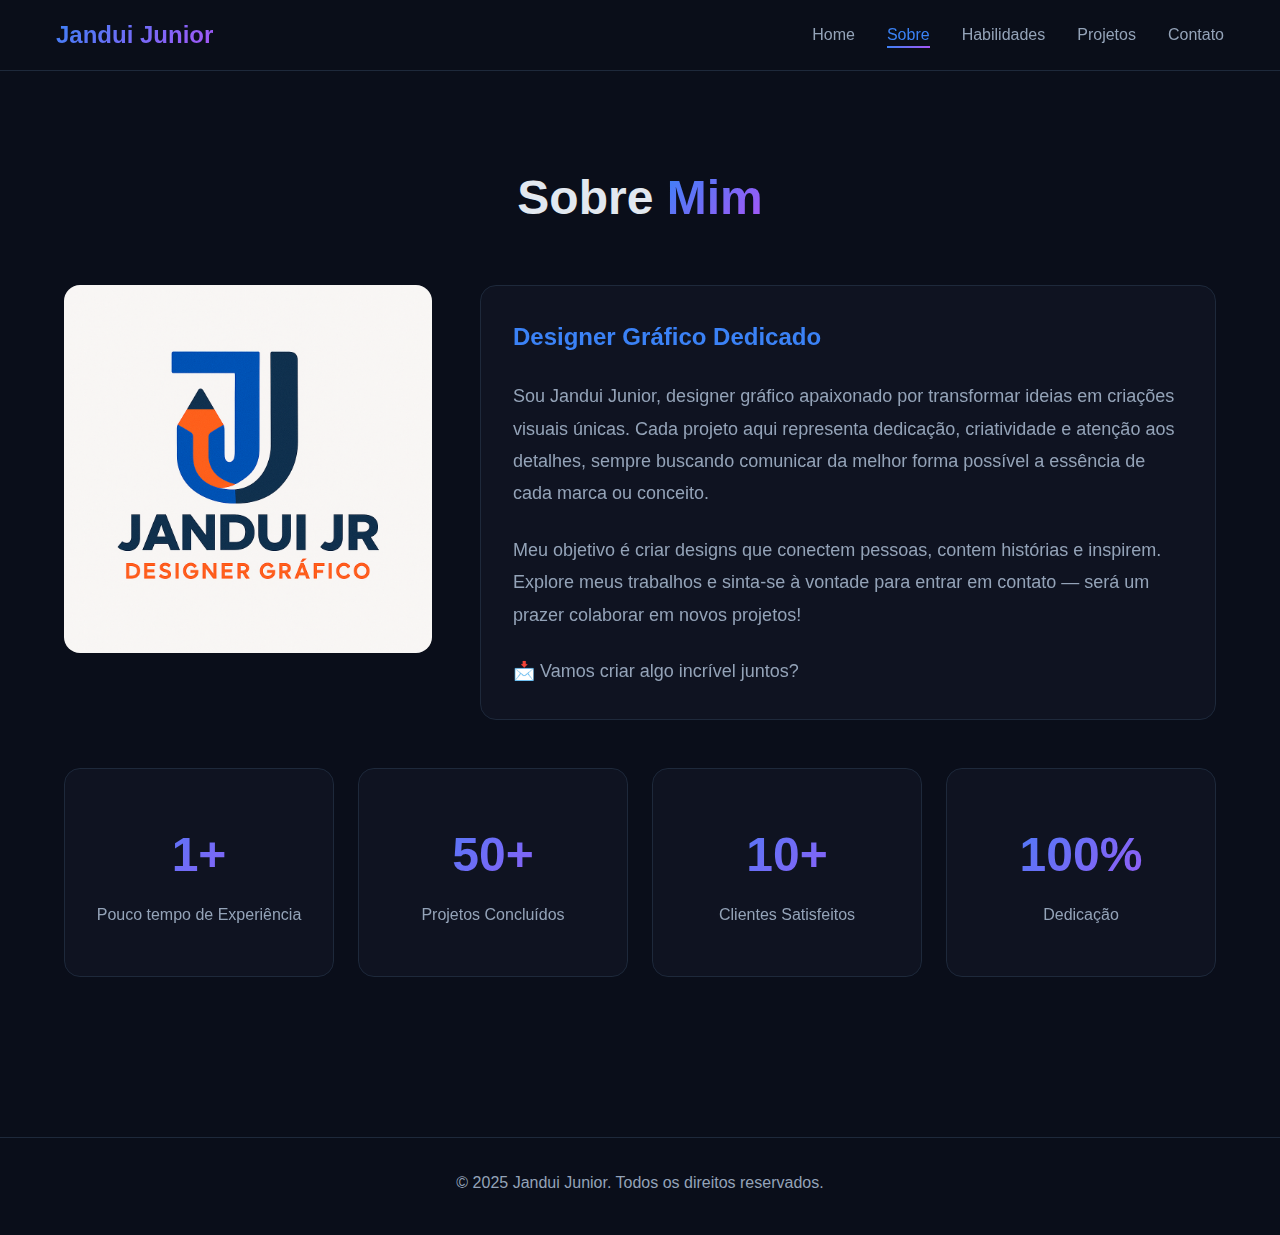
<file: about.html>
<!DOCTYPE html>
<html lang="pt-BR">
<head>
    <meta charset="UTF-8">
    <meta name="viewport" content="width=device-width, initial-scale=1.0">
    <meta name="description" content="Conheça mais sobre Jandui Junior - Designer Gráfico com mais de 1 anos de experiência.">
    <title>Sobre - Jandui Junior</title>
    <link rel="stylesheet" href="styles.css">
    <link rel="stylesheet" href="https://cdnjs.cloudflare.com/ajax/libs/font-awesome/6.5.1/css/all.min.css">
</head>
<body>
    <!-- Navigation -->
    <nav class="navbar">
        <div class="container">
            <a href="index.html" class="logo">Jandui Junior</a>
            <button class="menu-toggle" id="menuToggle">
                <i class="fas fa-bars"></i>
            </button>
            <ul class="nav-menu" id="navMenu">
                <li><a href="index.html" class="nav-link">Home</a></li>
                <li><a href="about.html" class="nav-link active">Sobre</a></li>
                <li><a href="skills.html" class="nav-link">Habilidades</a></li>
                <li><a href="projects.html" class="nav-link">Projetos</a></li>
                <li><a href="contact.html" class="nav-link">Contato</a></li>
            </ul>
        </div>
    </nav>

    <!-- About Section -->
    <main class="page-content">
        <div class="container">
            <h1 class="page-title">Sobre <span class="gradient-text">Mim</span></h1>
            
            <div class="about-grid">
                <div class="about-image">
                    <img src="imagens/logo.jpg" alt="Jandui Junior">
                </div>
                
                <div class="about-content">
                    <div class="glass-card">
                        <h2 class="about-subtitle">Designer Gráfico Dedicado</h2>
                        <p class="about-text">
                            Sou Jandui Junior, designer gráfico apaixonado por transformar ideias em criações visuais únicas. 
                            Cada projeto aqui representa dedicação, criatividade e atenção aos detalhes, sempre buscando comunicar 
                            da melhor forma possível a essência de cada marca ou conceito.

                            
                        </p>
                        <p class="about-text">
                            Meu objetivo é criar designs que conectem pessoas, contem histórias e inspirem. Explore meus trabalhos 
                            e sinta-se à vontade para entrar em contato — será um prazer colaborar em novos projetos!
                        </p>
                        <p class="about-text">
                            📩 Vamos criar algo incrível juntos?
                        </p>
                    </div>
                </div>
            </div>

            <div class="stats-grid">
                <div class="stat-card glass-card">
                    <div class="stat-number">1+</div>
                    <div class="stat-label">Pouco tempo de Experiência</div>
                </div>
                <div class="stat-card glass-card">
                    <div class="stat-number">50+</div>
                    <div class="stat-label">Projetos Concluídos</div>
                </div>
                <div class="stat-card glass-card">
                    <div class="stat-number">10+</div>
                    <div class="stat-label">Clientes Satisfeitos</div>
                </div>
                <div class="stat-card glass-card">
                    <div class="stat-number">100%</div>
                    <div class="stat-label">Dedicação</div>
                </div>
            </div>
        </div>
    </main>

    <!-- Footer -->
    <footer class="footer">
        <div class="container">
            <p class="footer-text">© 2025 Jandui Junior. Todos os direitos reservados.</p>
 
        </div>
    </footer>

    <script src="script.js"></script>
</body>
</html>
</file>
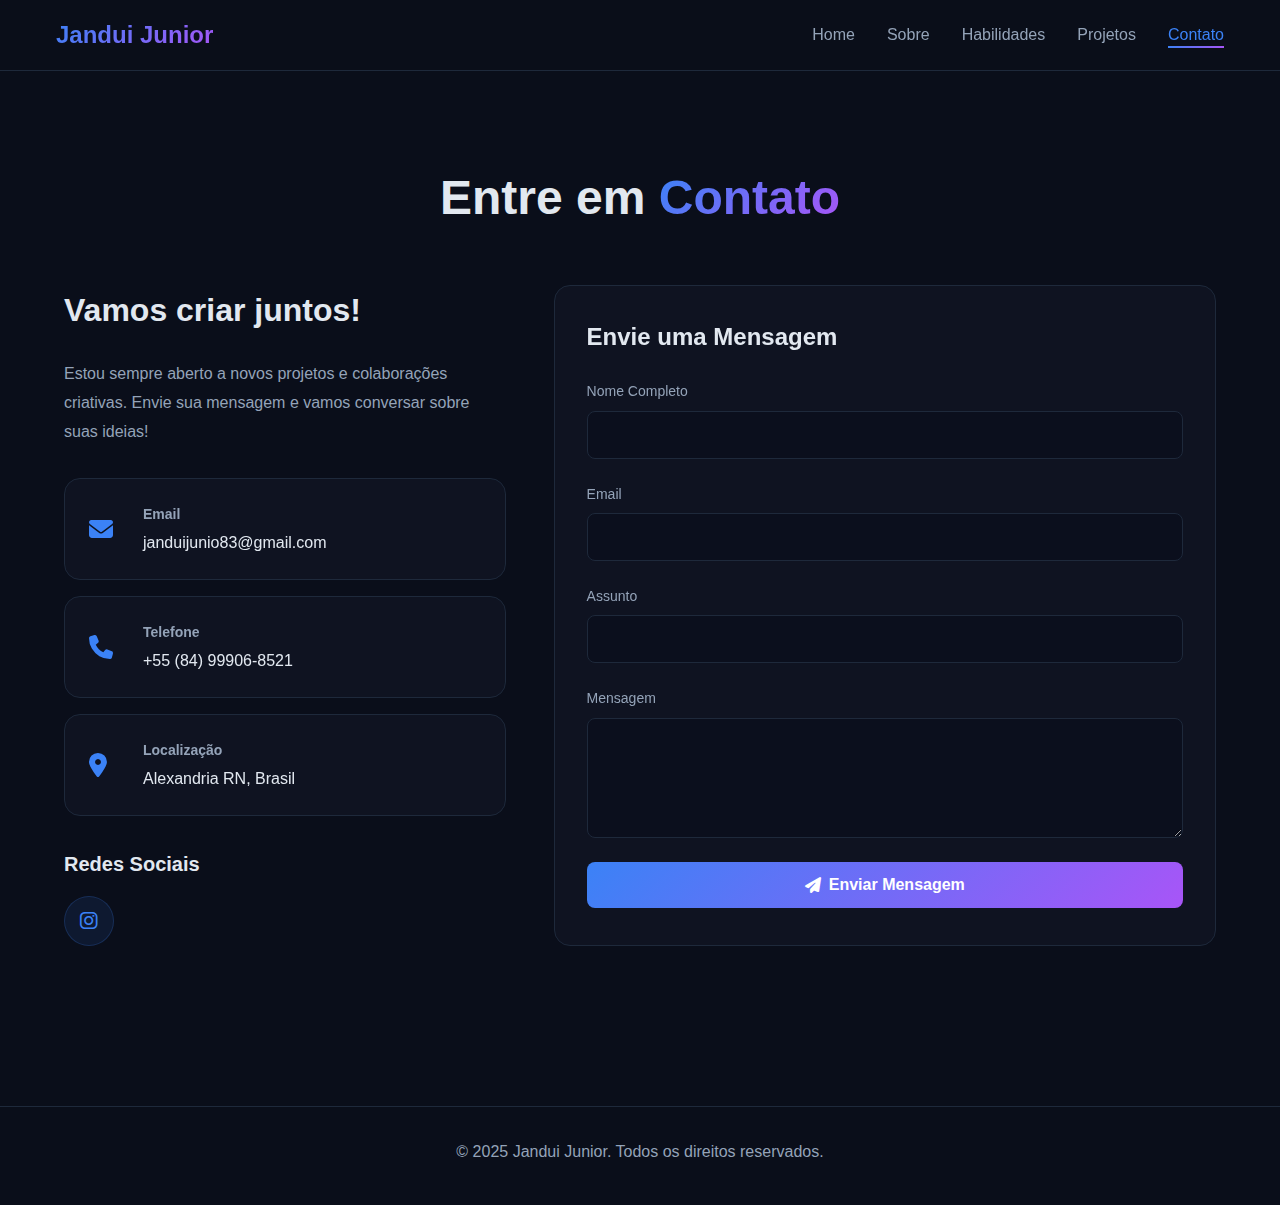
<file: contact.html>
<!DOCTYPE html>
<html lang="pt-BR">
<head>
  <meta charset="UTF-8">
  <meta name="viewport" content="width=device-width, initial-scale=1.0">
  <meta name="description" content="Entre em contato com Jandui Junior - Designer Gráfico.">
  <title>Contato - Jandui Junior</title>
  <link rel="stylesheet" href="styles.css">
  <link rel="stylesheet" href="https://cdnjs.cloudflare.com/ajax/libs/font-awesome/6.5.1/css/all.min.css">

  <style>
    /* Estilo da mensagem de sucesso */
    .success-overlay {
      display: none;
      position: fixed;
      inset: 0;
      background: rgba(0, 0, 0, 0.8);
      color: #fff;
      text-align: center;
      justify-content: center;
      align-items: center;
      z-index: 9999;
      flex-direction: column;
      font-family: Arial, sans-serif;
      padding: 20px;
    }
    .success-box {
      background: #1a1a1a;
      padding: 40px;
      border-radius: 12px;
      box-shadow: 0 0 20px rgba(0,0,0,0.5);
      max-width: 400px;
    }
    .success-box h2 {
      color: #4CAF50;
      margin-bottom: 10px;
    }
    .success-box p {
      color: #ddd;
      margin-bottom: 20px;
    }
    .success-box button {
      background: #4CAF50;
      color: white;
      border: none;
      padding: 10px 20px;
      font-size: 1rem;
      border-radius: 6px;
      cursor: pointer;
      transition: 0.3s;
    }
    .success-box button:hover {
      background: #43a047;
    }
  </style>
</head>
<body>
  <!-- Navbar -->
  <nav class="navbar">
    <div class="container">
      <a href="index.html" class="logo">Jandui Junior</a>
      <button class="menu-toggle" id="menuToggle">
        <i class="fas fa-bars"></i>
      </button>
      <ul class="nav-menu" id="navMenu">
        <li><a href="index.html" class="nav-link">Home</a></li>
        <li><a href="about.html" class="nav-link">Sobre</a></li>
        <li><a href="skills.html" class="nav-link">Habilidades</a></li>
        <li><a href="projects.html" class="nav-link">Projetos</a></li>
        <li><a href="contact.html" class="nav-link active">Contato</a></li>
      </ul>
    </div>
  </nav>

  <!-- Conteúdo principal -->
  <main class="page-content">
    <div class="container">
      <h1 class="page-title">Entre em <span class="gradient-text">Contato</span></h1>
      
      <div class="contact-grid">
        <!-- Informações -->
        <div class="contact-info">
          <h2 class="contact-heading">Vamos criar juntos!</h2>
          <p class="contact-text">
            Estou sempre aberto a novos projetos e colaborações criativas. 
            Envie sua mensagem e vamos conversar sobre suas ideias!
          </p>

          <div class="contact-cards">
            <div class="info-card glass-card">
              <i class="fas fa-envelope"></i>
              <div>
                <h3>Email</h3>
                <a href="mailto:janduijunio83@gmail.com">janduijunio83@gmail.com</a>
              </div>
            </div>

            <div class="info-card glass-card">
              <i class="fas fa-phone"></i>
              <div>
                <h3>Telefone</h3>
                <a href="tel:+5584999068521">+55 (84) 99906-8521</a>
              </div>
            </div>

            <div class="info-card glass-card">
              <i class="fas fa-map-marker-alt"></i>
              <div>
                <h3>Localização</h3>
                <p>Alexandria RN, Brasil</p>
              </div>
            </div>
          </div>

          <div class="social-links">
            <h3 class="social-title">Redes Sociais</h3>
            <div class="social-icons">
              <a href="https://www.instagram.com/janduijr_?igsh=NTIzYWViMXRoZTc1" target="_blank" class="social-icon">
                <i class="fab fa-instagram"></i>
              </a>
            </div>
          </div>
        </div>

        <!-- Formulário -->
        <div class="contact-form-wrapper glass-card">
          <h2 class="form-title">Envie uma Mensagem</h2>

          <form id="contactForm" class="contact-form">
            <div class="form-group">
              <label for="name">Nome Completo</label>
              <input type="text" id="name" name="name" required class="form-input">
            </div>

            <div class="form-group">
              <label for="email">Email</label>
              <input type="email" id="email" name="email" required class="form-input">
            </div>

            <div class="form-group">
              <label for="subject">Assunto</label>
              <input type="text" id="subject" name="subject" required class="form-input">
            </div>

            <div class="form-group">
              <label for="message">Mensagem</label>
              <textarea id="message" name="message" rows="5" required class="form-textarea"></textarea>
            </div>

            <button type="submit" class="btn btn-primary btn-full">
              <i class="fas fa-paper-plane"></i> Enviar Mensagem
            </button>
          </form>
        </div>
      </div>
    </div>
  </main>

  <!-- Mensagem de sucesso -->
  <div class="success-overlay" id="successOverlay">
    <div class="success-box">
      <h2>✅ Mensagem enviada!</h2>
      <p>Obrigado por entrar em contato, Jandui irá responder em breve.</p>
      <button onclick="closeSuccess()">Fechar</button>
    </div>
  </div>

  <!-- Rodapé -->
  <footer class="footer">
    <div class="container">
      <p class="footer-text">© 2025 Jandui Junior. Todos os direitos reservados.</p>
    </div>
  </footer>

  <!-- Script -->
  <script>
    const form = document.getElementById("contactForm");
    const successOverlay = document.getElementById("successOverlay");

    form.addEventListener("submit", async (e) => {
      e.preventDefault();

      const formData = new FormData(form);

      // Envio usando FormSubmit API
      await fetch("https://formsubmit.co/ajax/janduijunio83@gmail.com", {
        method: "POST",
        body: formData
      });

      // Exibe tela de sucesso
      successOverlay.style.display = "flex";

      // Limpa o formulário
      form.reset();
    });

    function closeSuccess() {
      successOverlay.style.display = "none";
    }
  </script>
</body>
</html>
</file>
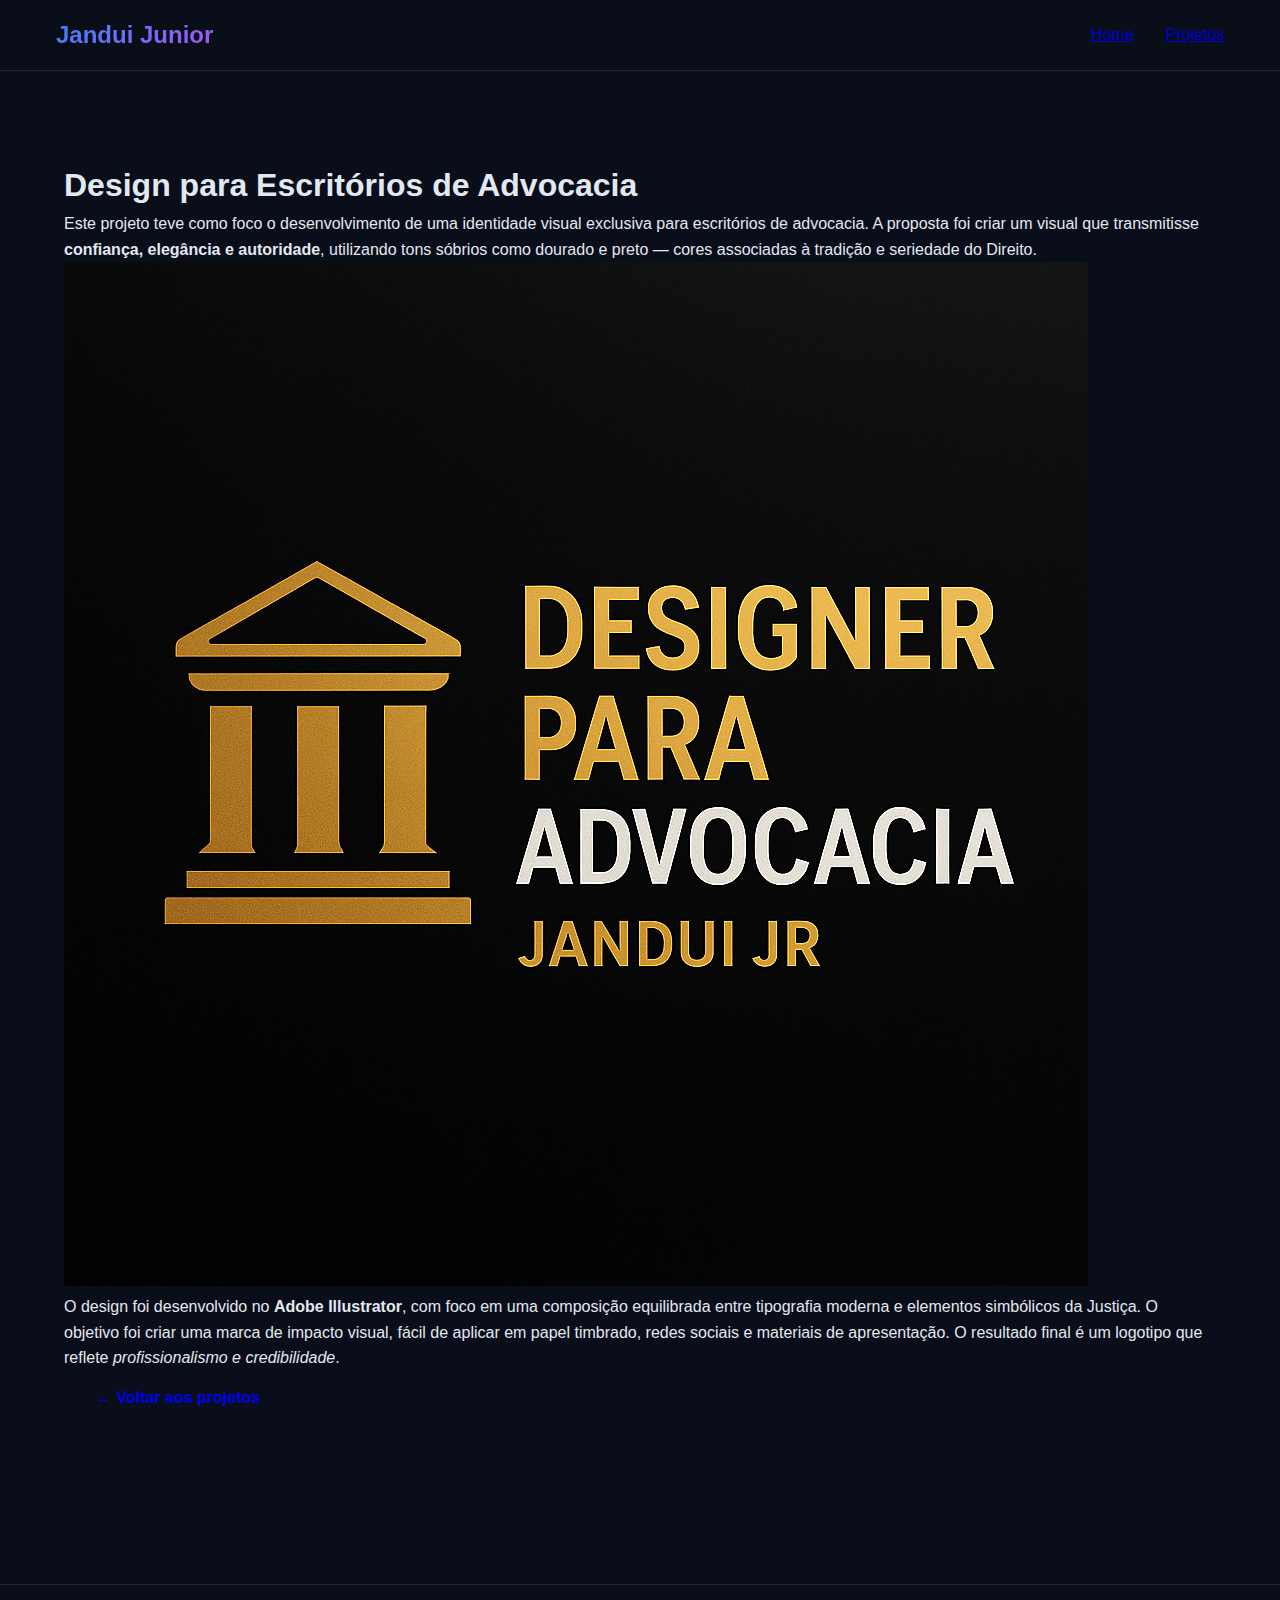
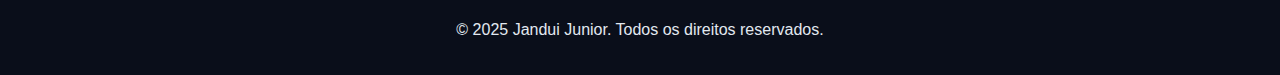
<file: projeto1.html>
<!-- projeto1.html -->
<!DOCTYPE html>
<html lang="pt-BR">
<head>
  <!-- Define a codificação e garante que o site se ajuste em telas de celulares -->
  <meta charset="UTF-8">
  <meta name="viewport" content="width=device-width, initial-scale=1.0">

  <!-- Título da página que aparece na aba do navegador -->
  <title>Design para Advocacia - Jandui Junior</title>

  <!-- Importa o arquivo CSS externo onde está o estilo da página -->
  <link rel="stylesheet" href="styles.css">
</head>
<body>
  <!-- ======== BARRA DE NAVEGAÇÃO SUPERIOR ======== -->
  <nav class="navbar">
    <div class="container">
      <!-- Logo com link que volta para a página inicial -->
      <a href="index.html" class="logo">Jandui Junior</a>

      <!-- Menu de navegação -->
      <ul class="nav-menu">
        <li><a href="index.html">Home</a></li>
        <li><a href="projects.html" class="active">Projetos</a></li>
      </ul>
    </div>
  </nav>

  <!-- ======== CONTEÚDO PRINCIPAL ======== -->
  <main class="page-content">
    <div class="container">
      <h1>Design para Escritórios de Advocacia</h1>

      <!-- Texto explicando o objetivo do projeto -->
      <p>
        Este projeto teve como foco o desenvolvimento de uma identidade visual exclusiva
        para escritórios de advocacia.  
        A proposta foi criar um visual que transmitisse <strong>confiança, elegância e autoridade</strong>,
        utilizando tons sóbrios como dourado e preto — cores associadas à tradição e seriedade do Direito.
      </p>

      <!-- ======== IMAGEM DO PROJETO ======== -->
      <div class="law-design">
        <!-- Aqui está a imagem do design para advocacia -->
        <img src="imagens/adv1.jpg" alt="Design para Advocacia" class="project-detail-image">
      </div>

      <!-- Texto explicando como o design foi criado -->
      <p>
        O design foi desenvolvido no <strong>Adobe Illustrator</strong>, com foco em uma composição equilibrada
        entre tipografia moderna e elementos simbólicos da Justiça.  
        O objetivo foi criar uma marca de impacto visual, fácil de aplicar em papel timbrado, redes sociais
        e materiais de apresentação.  
        O resultado final é um logotipo que reflete <em>profissionalismo e credibilidade</em>.
      </p>

      <!-- Botão para voltar à lista de projetos -->
      <a href="projects.html" class="btn">← Voltar aos projetos</a>
    </div>
  </main>

  <!-- ======== RODAPÉ ======== -->
  <footer class="footer">
    <div class="container">
      <p>© 2025 Jandui Junior. Todos os direitos reservados.</p>
    </div>
  </footer>
</body>
</html>
</file>
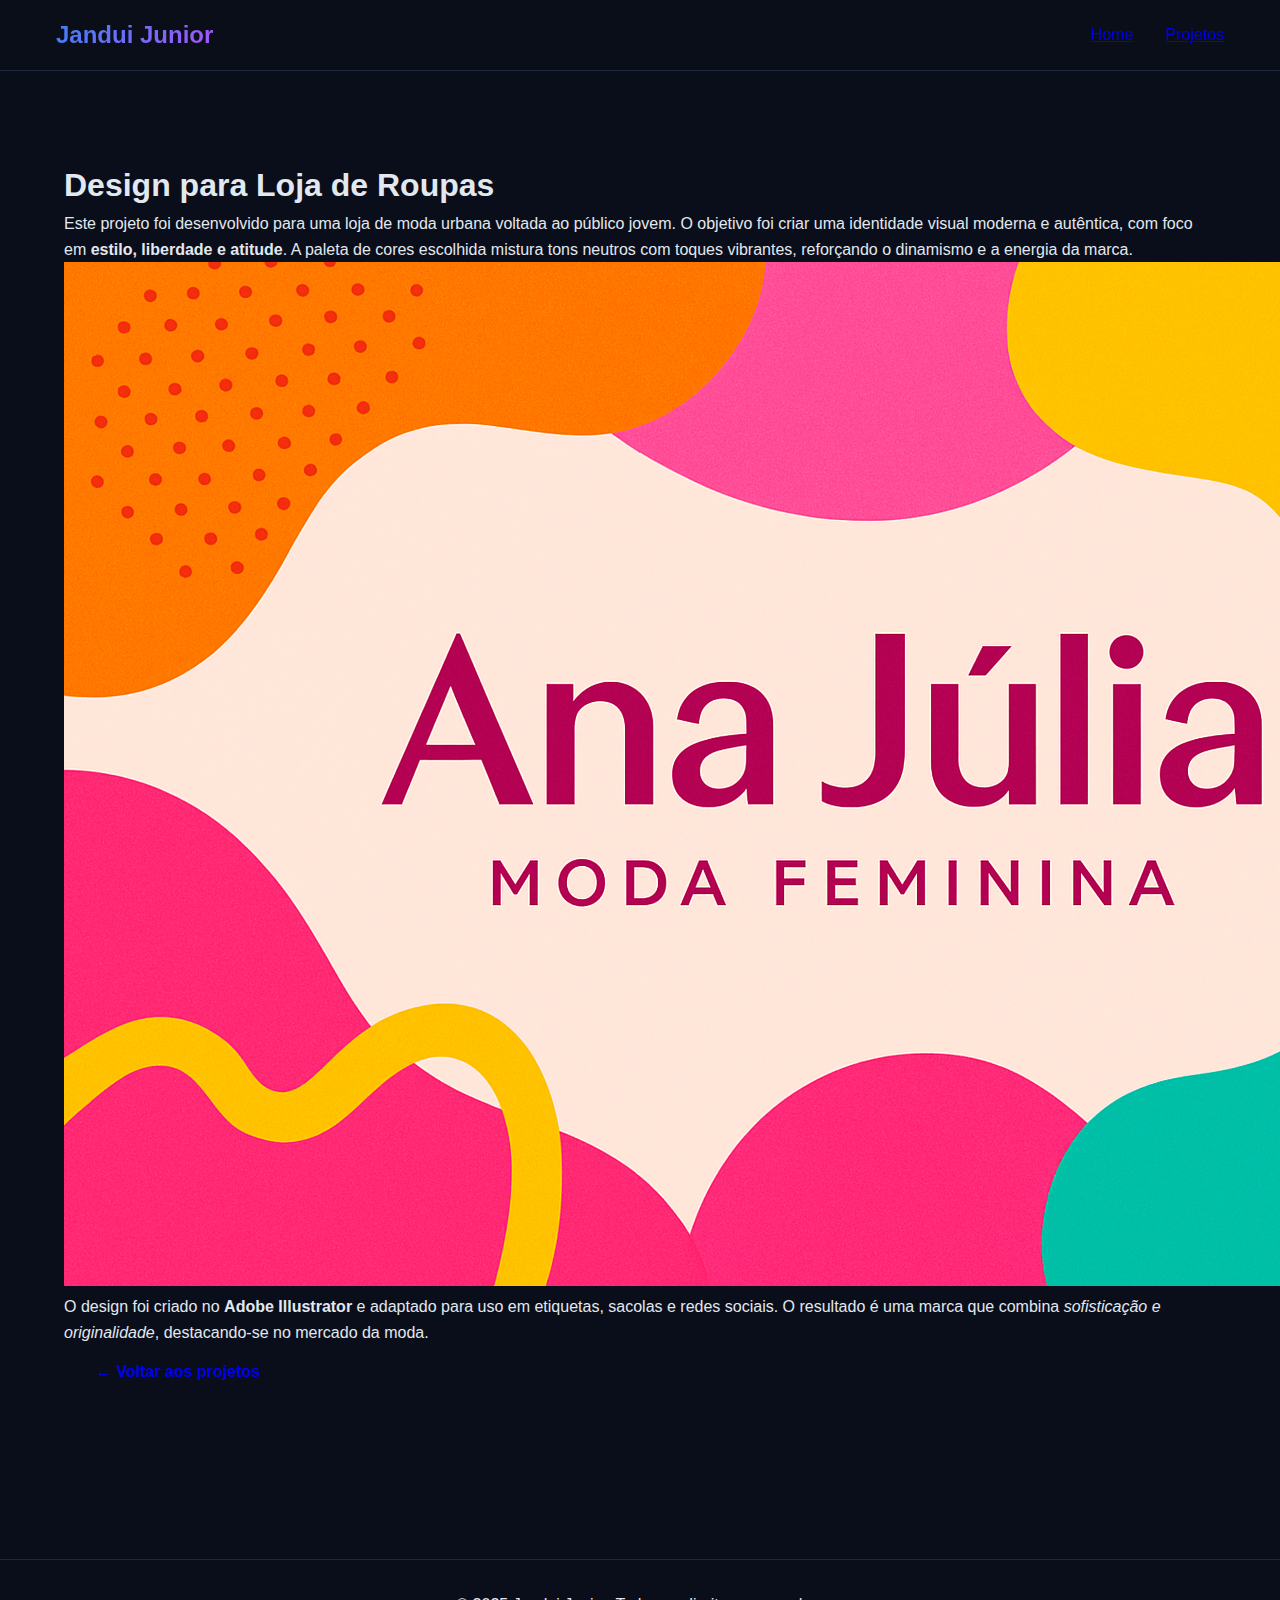
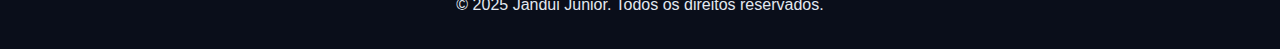
<file: projeto2.html>
<!DOCTYPE html>
<html lang="pt-BR">
<head>
  <meta charset="UTF-8">
  <meta name="viewport" content="width=device-width, initial-scale=1.0">
  <title>Design para Loja de Roupas - Jandui Junior</title>
  <link rel="stylesheet" href="styles.css">
</head>
<body>
  <nav class="navbar">
    <div class="container">
      <a href="index.html" class="logo">Jandui Junior</a>
      <ul class="nav-menu">
        <li><a href="index.html">Home</a></li>
        <li><a href="projects.html" class="active">Projetos</a></li>
      </ul>
    </div>
  </nav>

  <main class="page-content">
    <div class="container">
      <h1>Design para Loja de Roupas</h1>

      <p>
        Este projeto foi desenvolvido para uma loja de moda urbana voltada ao público jovem.
        O objetivo foi criar uma identidade visual moderna e autêntica, com foco em <strong>estilo, liberdade e atitude</strong>.  
        A paleta de cores escolhida mistura tons neutros com toques vibrantes, reforçando o dinamismo e a energia da marca.
      </p>

      <div class="law-design">
        <img src="imagens/loja.jpg" alt="Design Loja de Roupas" class="project-detail-image">
      </div>

      <p>
        O design foi criado no <strong>Adobe Illustrator</strong> e adaptado para uso em etiquetas, sacolas e redes sociais.  
        O resultado é uma marca que combina <em>sofisticação e originalidade</em>, destacando-se no mercado da moda.
      </p>

      <a href="projects.html" class="btn">← Voltar aos projetos</a>
    </div>
  </main>

  <footer class="footer">
    <div class="container">
      <p>© 2025 Jandui Junior. Todos os direitos reservados.</p>
    </div>
  </footer>
</body>
</html>
</file>
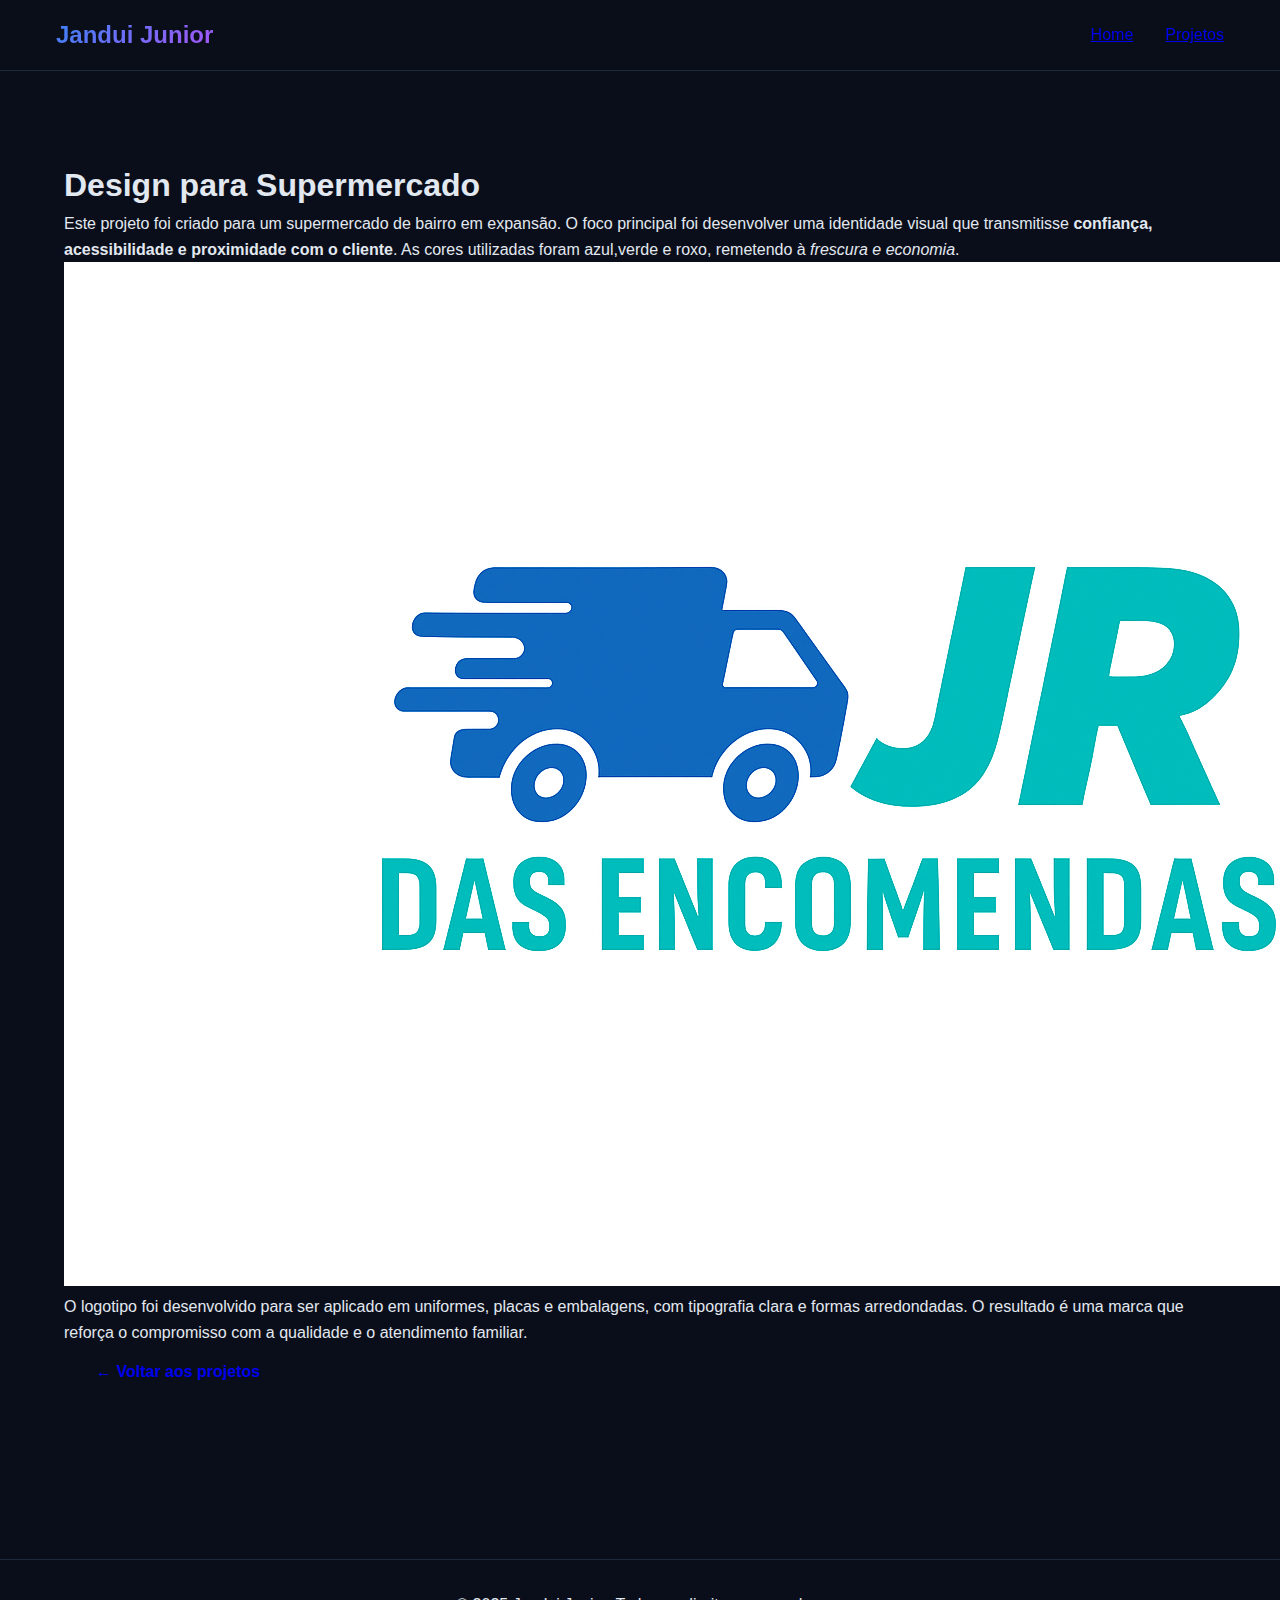
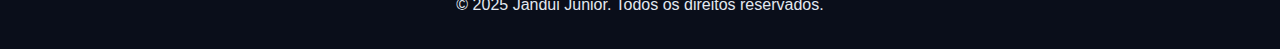
<file: projeto3.html>
<!DOCTYPE html>
<html lang="pt-BR">
<head>
  <meta charset="UTF-8">
  <meta name="viewport" content="width=device-width, initial-scale=1.0">
  <title>Design para Mercado - Jandui Junior</title>
  <link rel="stylesheet" href="styles.css">
</head>
<body>
  <nav class="navbar">
    <div class="container">
      <a href="index.html" class="logo">Jandui Junior</a>
      <ul class="nav-menu">
        <li><a href="index.html">Home</a></li>
        <li><a href="projects.html" class="active">Projetos</a></li>
      </ul>
    </div>
  </nav>

  <main class="page-content">
    <div class="container">
      <h1>Design para Supermercado</h1>

      <p>
        Este projeto foi criado para um supermercado de bairro em expansão.  
        O foco principal foi desenvolver uma identidade visual que transmitisse <strong>confiança, acessibilidade e proximidade com o cliente</strong>.  
        As cores utilizadas foram azul,verde e roxo, remetendo à <em>frescura e economia</em>.
      </p>

      <div class="law-design">
        <img src="imagens/mercado.jpg" alt="Design para Mercado" class="project-detail-image">
      </div>

      <p>
        O logotipo foi desenvolvido para ser aplicado em uniformes, placas e embalagens, com tipografia clara e formas arredondadas.  
        O resultado é uma marca que reforça o compromisso com a qualidade e o atendimento familiar.
      </p>

      <a href="projects.html" class="btn">← Voltar aos projetos</a>
    </div>
  </main>

  <footer class="footer">
    <div class="container">
      <p>© 2025 Jandui Junior. Todos os direitos reservados.</p>
    </div>
  </footer>
</body>
</html>
</file>
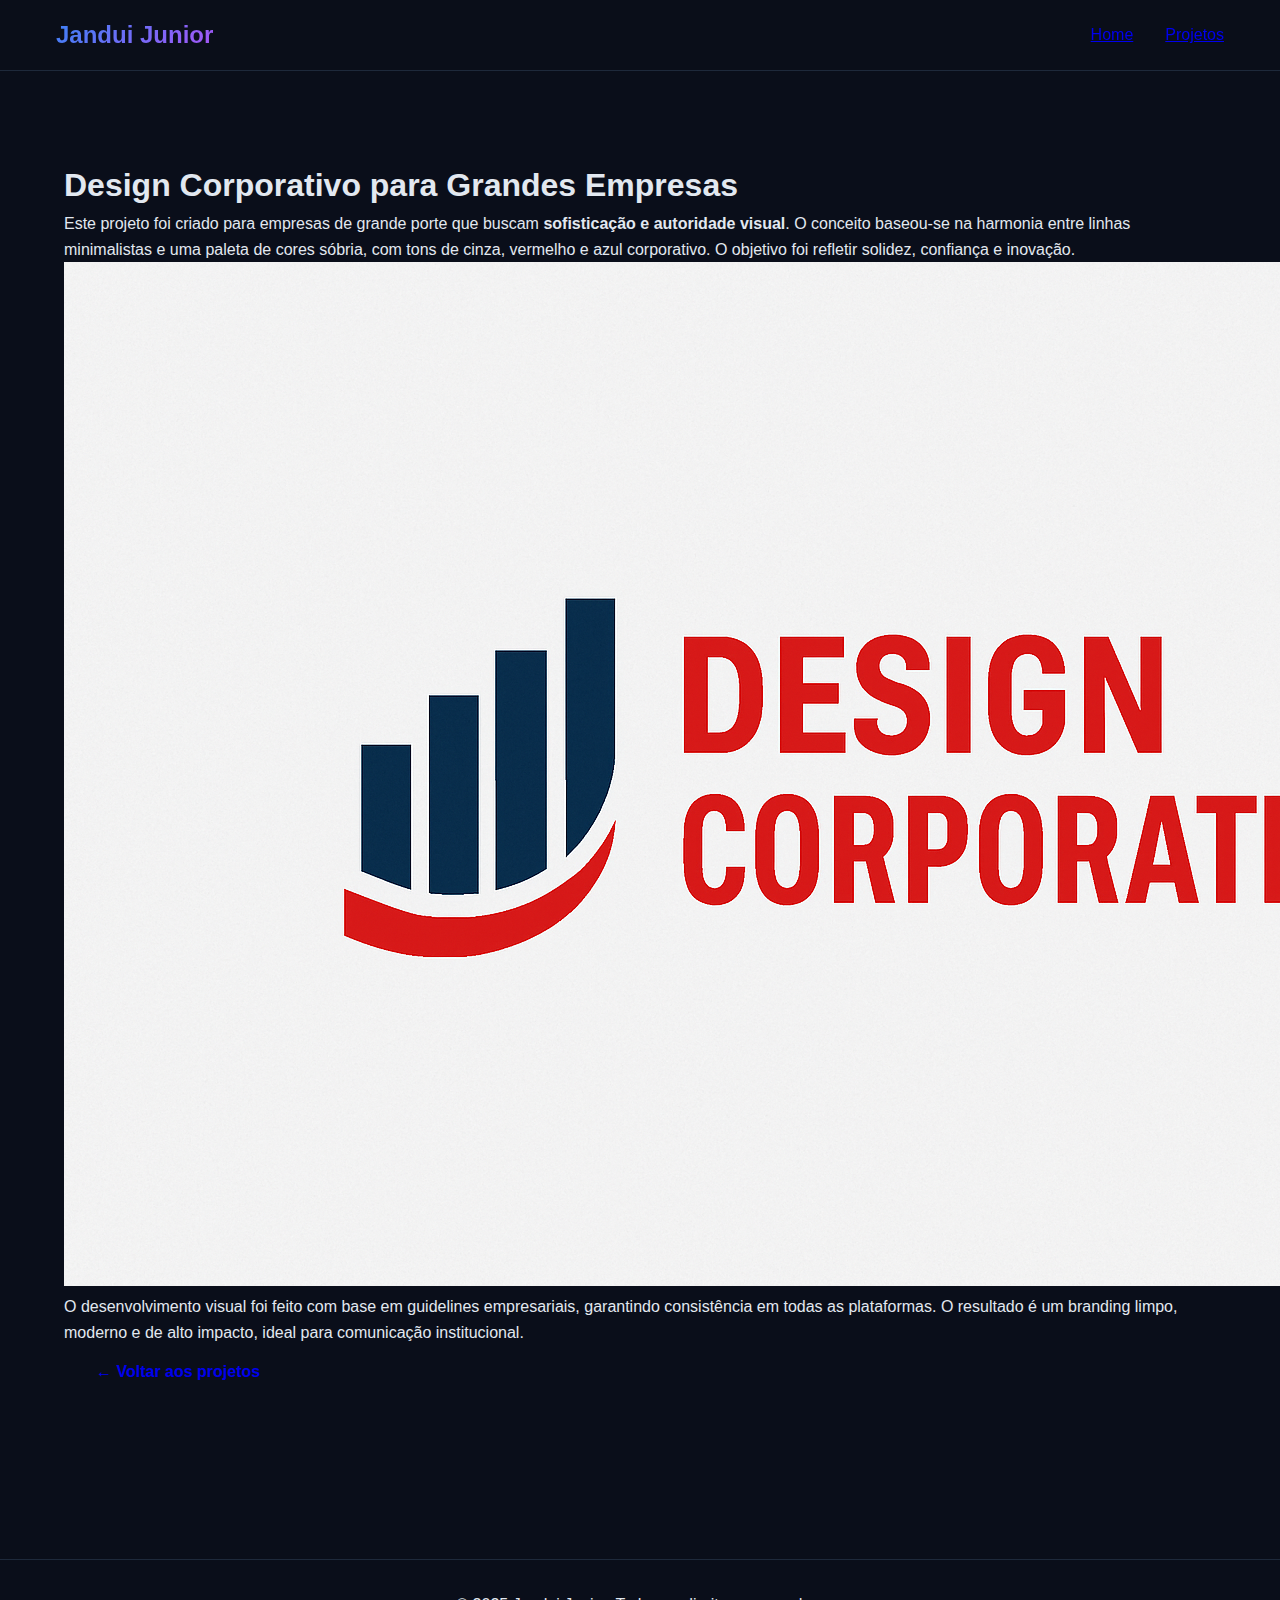
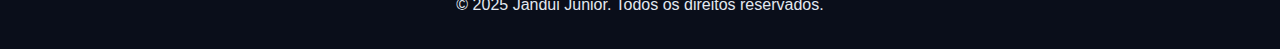
<file: projeto4.html>
<!DOCTYPE html>
<html lang="pt-BR">
<head>
  <meta charset="UTF-8">
  <meta name="viewport" content="width=device-width, initial-scale=1.0">
  <title>Design Corporativo - Jandui Junior</title>
  <link rel="stylesheet" href="styles.css">
</head>
<body>
  <nav class="navbar">
    <div class="container">
      <a href="index.html" class="logo">Jandui Junior</a>
      <ul class="nav-menu">
        <li><a href="index.html">Home</a></li>
        <li><a href="projects.html" class="active">Projetos</a></li>
      </ul>
    </div>
  </nav>

  <main class="page-content">
    <div class="container">
      <h1>Design Corporativo para Grandes Empresas</h1>

      <p>
        Este projeto foi criado para empresas de grande porte que buscam <strong>sofisticação e autoridade visual</strong>.  
        O conceito baseou-se na harmonia entre linhas minimalistas e uma paleta de cores sóbria, com tons de cinza, vermelho e azul corporativo.  
        O objetivo foi refletir solidez, confiança e inovação.
      </p>

      <div class="law-design">
        <img src="imagens/grandes.jpg" alt="Design Corporativo" class="project-detail-image">
      </div>

      <p>
        O desenvolvimento visual foi feito com base em guidelines empresariais, garantindo consistência em todas as plataformas.  
        O resultado é um branding limpo, moderno e de alto impacto, ideal para comunicação institucional.
      </p>

      <a href="projects.html" class="btn">← Voltar aos projetos</a>
    </div>
  </main>

  <footer class="footer">
    <div class="container">
      <p>© 2025 Jandui Junior. Todos os direitos reservados.</p>
    </div>
  </footer>
</body>
</html>
</file>
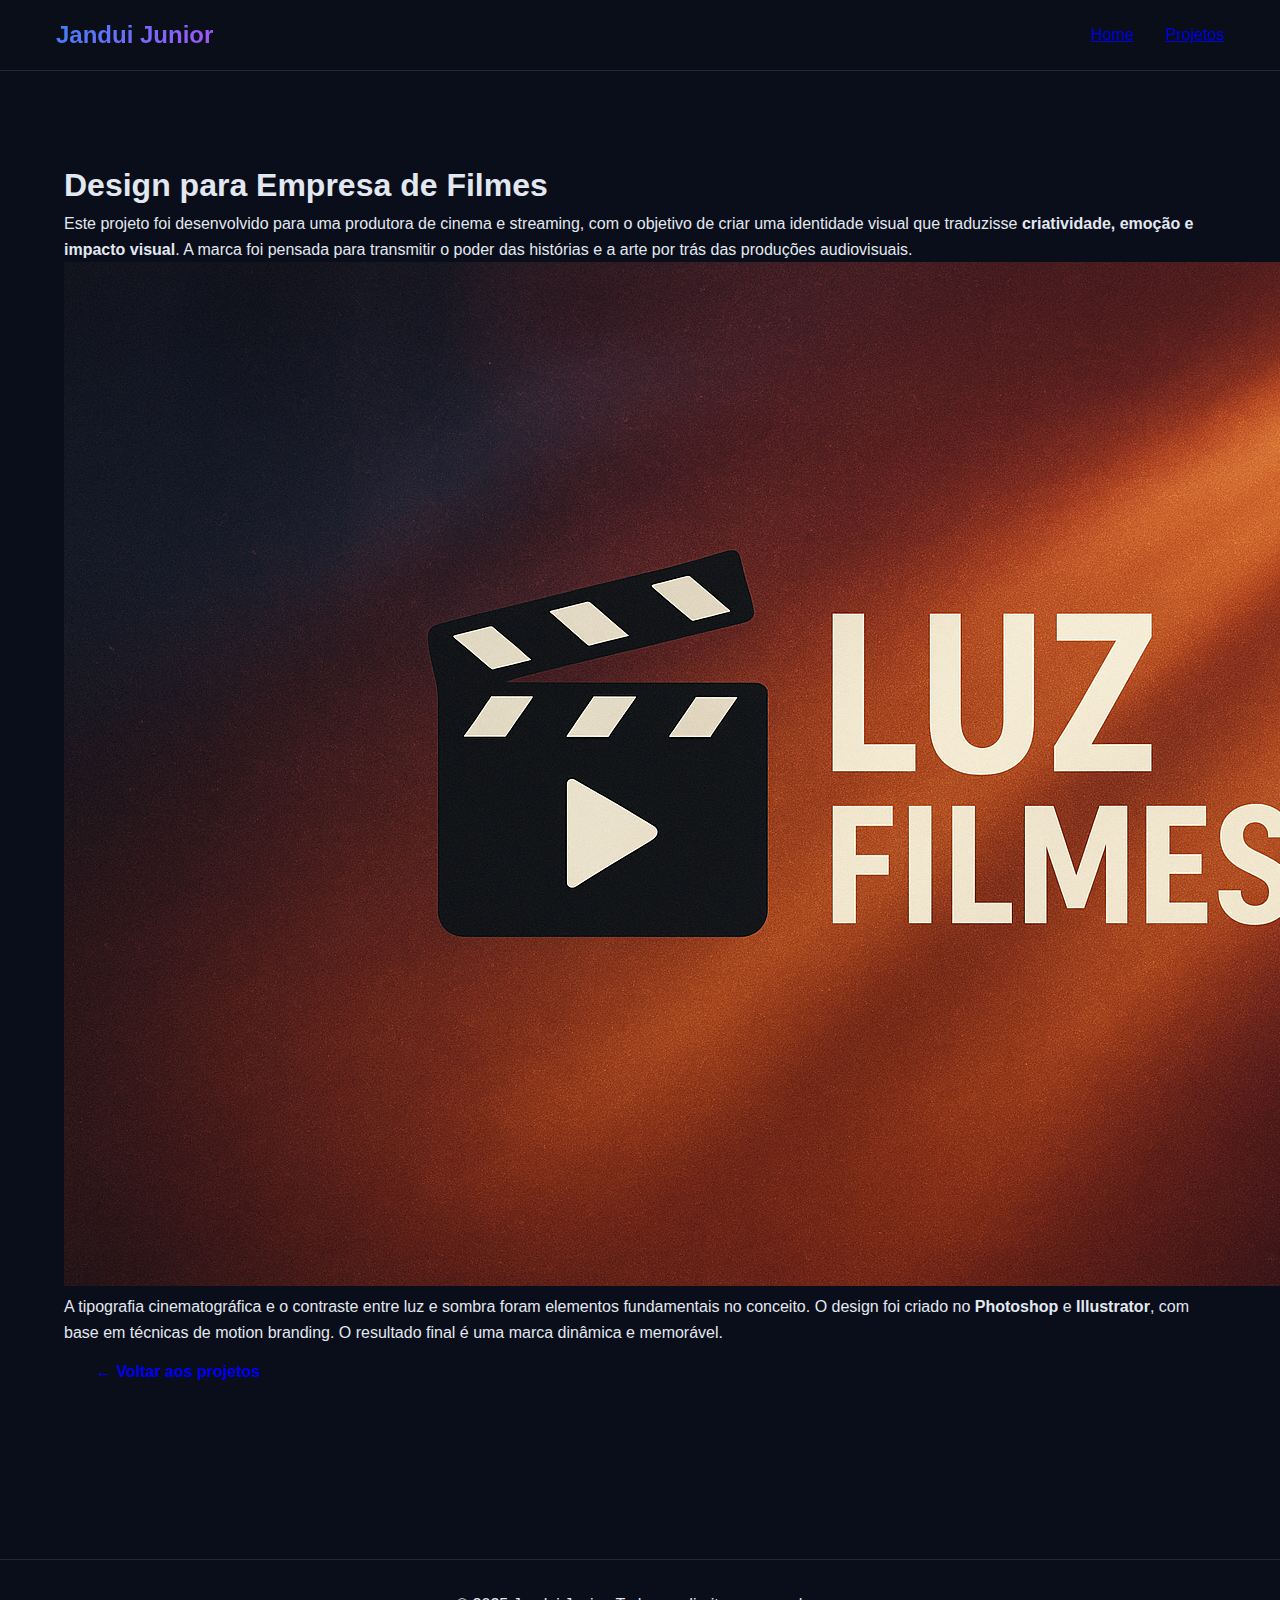
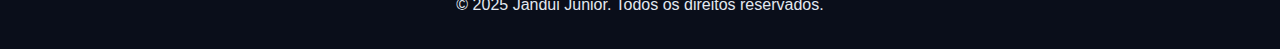
<file: projeto5.html>
<!DOCTYPE html>
<html lang="pt-BR">
<head>
  <meta charset="UTF-8">
  <meta name="viewport" content="width=device-width, initial-scale=1.0">
  <title>Design para Empresa de Filmes - Jandui Junior</title>
  <link rel="stylesheet" href="styles.css">
</head>
<body>
  <nav class="navbar">
    <div class="container">
      <a href="index.html" class="logo">Jandui Junior</a>
      <ul class="nav-menu">
        <li><a href="index.html">Home</a></li>
        <li><a href="projects.html" class="active">Projetos</a></li>
      </ul>
    </div>
  </nav>

  <main class="page-content">
    <div class="container">
      <h1>Design para Empresa de Filmes</h1>

      <p>
        Este projeto foi desenvolvido para uma produtora de cinema e streaming, com o objetivo de criar uma identidade visual
        que traduzisse <strong>criatividade, emoção e impacto visual</strong>.  
        A marca foi pensada para transmitir o poder das histórias e a arte por trás das produções audiovisuais.
      </p>

      <div class="law-design">
        <img src="imagens/cinema.jpg" alt="Design Empresa de Filmes" class="project-detail-image">
      </div>

      <p>
        A tipografia cinematográfica e o contraste entre luz e sombra foram elementos fundamentais no conceito.  
        O design foi criado no <strong>Photoshop</strong> e <strong>Illustrator</strong>, com base em técnicas de motion branding.  
        O resultado final é uma marca dinâmica e memorável.
      </p>

      <a href="projects.html" class="btn">← Voltar aos projetos</a>
    </div>
  </main>

  <footer class="footer">
    <div class="container">
      <p>© 2025 Jandui Junior. Todos os direitos reservados.</p>
    </div>
  </footer>
</body>
</html>
</file>
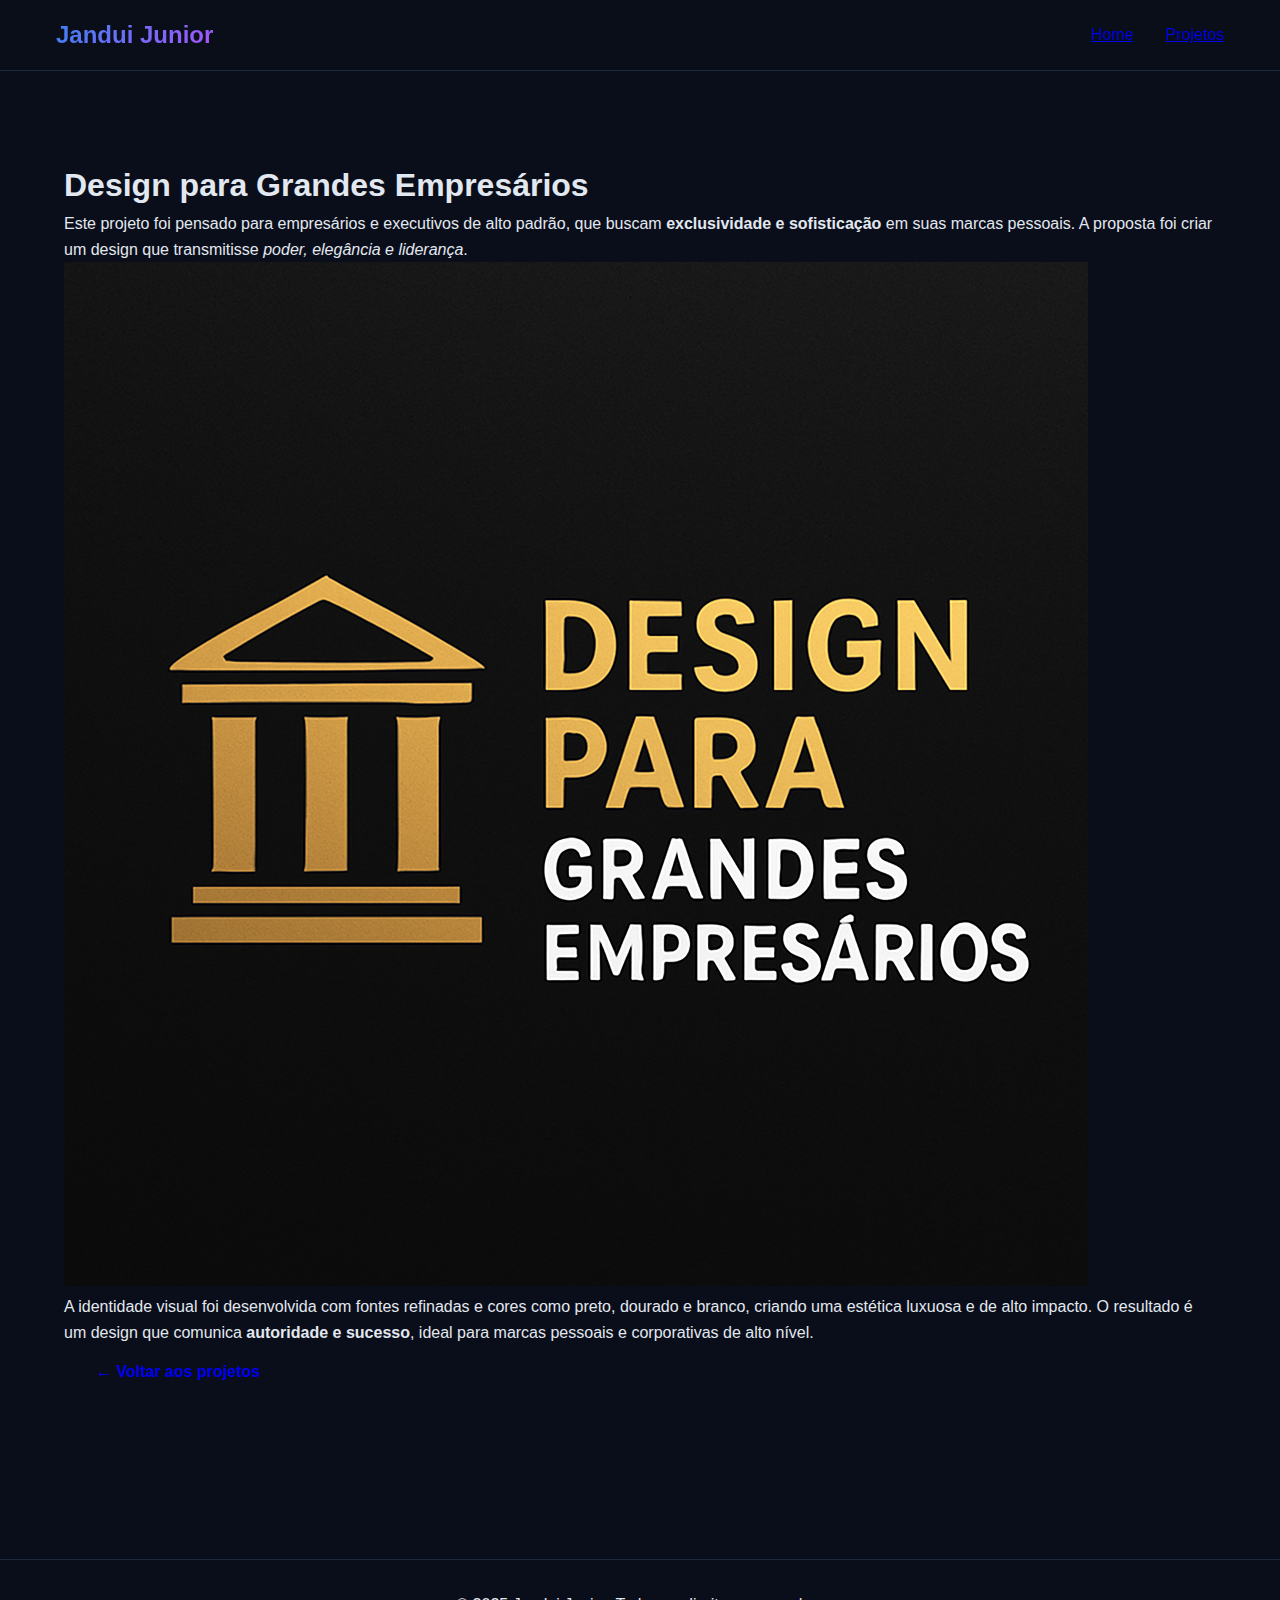
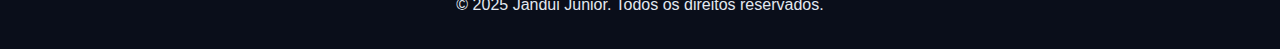
<file: projeto6.html>
<!DOCTYPE html>
<html lang="pt-BR">
<head>
  <meta charset="UTF-8">
  <meta name="viewport" content="width=device-width, initial-scale=1.0">
  <title>Design para Grandes Empresários - Jandui Junior</title>
  <link rel="stylesheet" href="styles.css">
</head>
<body>
  <nav class="navbar">
    <div class="container">
      <a href="index.html" class="logo">Jandui Junior</a>
      <ul class="nav-menu">
        <li><a href="index.html">Home</a></li>
        <li><a href="projects.html" class="active">Projetos</a></li>
      </ul>
    </div>
  </nav>

  <main class="page-content">
    <div class="container">
      <h1>Design para Grandes Empresários</h1>

      <p>
        Este projeto foi pensado para empresários e executivos de alto padrão, que buscam <strong>exclusividade e sofisticação</strong> em suas marcas pessoais.  
        A proposta foi criar um design que transmitisse <em>poder, elegância e liderança</em>.
      </p>

      <div class="law-design">
        <img src="imagens/empresas.jpg" alt="Design Grandes Empresários" class="project-detail-image">
      </div>

      <p>
        A identidade visual foi desenvolvida com fontes refinadas e cores como preto, dourado e branco, 
        criando uma estética luxuosa e de alto impacto.  
        O resultado é um design que comunica <strong>autoridade e sucesso</strong>, ideal para marcas pessoais e corporativas de alto nível.
      </p>

      <a href="projects.html" class="btn">← Voltar aos projetos</a>
    </div>
  </main>

  <footer class="footer">
    <div class="container">
      <p>© 2025 Jandui Junior. Todos os direitos reservados.</p>
    </div>
  </footer>
</body>
</html>
</file>
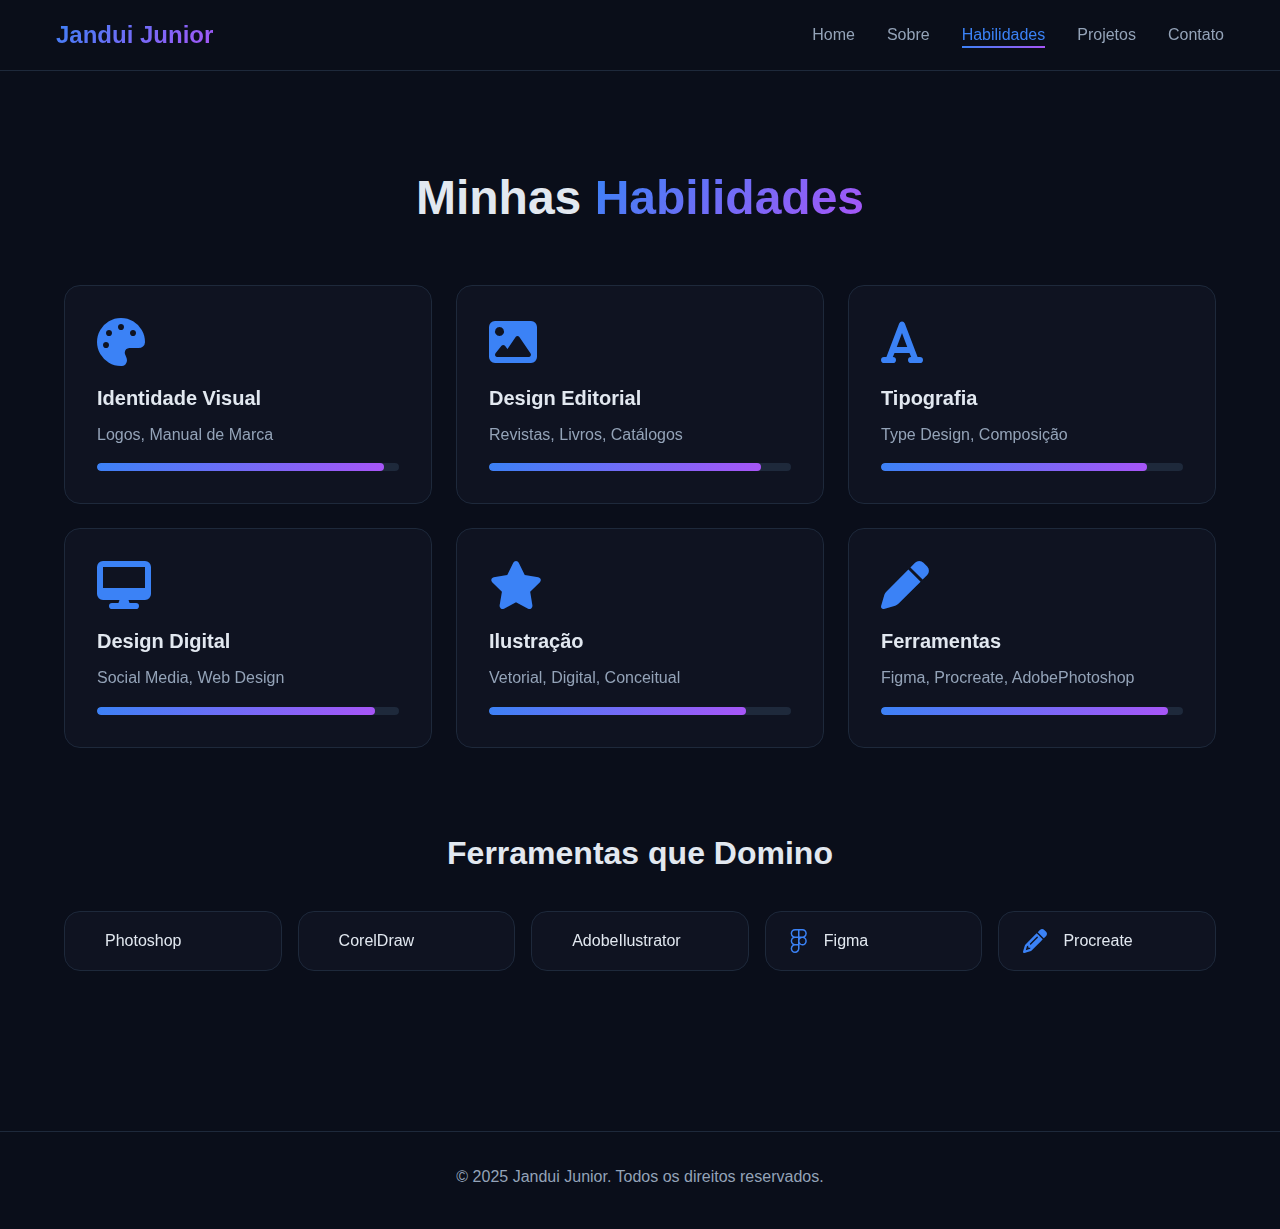
<file: skills.html>
<!DOCTYPE html>
<html lang="pt-BR">
<head>
    <meta charset="UTF-8">
    <meta name="viewport" content="width=device-width, initial-scale=1.0">
    <meta name="description" content="Habilidades e competências de João Silva - Designer Gráfico especializado.">
    <title>Habilidades - João Silva</title>
    <link rel="stylesheet" href="styles.css">
    <link rel="stylesheet" href="https://cdnjs.cloudflare.com/ajax/libs/font-awesome/6.5.1/css/all.min.css">
</head>
<body>
    <!-- Navigation -->
    <nav class="navbar">
        <div class="container">
            <a href="index.html" class="logo">Jandui Junior</a>
            <button class="menu-toggle" id="menuToggle">
                <i class="fas fa-bars"></i>
            </button>
            <ul class="nav-menu" id="navMenu">
                <li><a href="index.html" class="nav-link">Home</a></li>
                <li><a href="about.html" class="nav-link">Sobre</a></li>
                <li><a href="skills.html" class="nav-link active">Habilidades</a></li>
                <li><a href="projects.html" class="nav-link">Projetos</a></li>
                <li><a href="contact.html" class="nav-link">Contato</a></li>
            </ul>
        </div>
    </nav>

    <!-- Skills Section -->
    <main class="page-content">
        <div class="container">
            <h1 class="page-title">Minhas <span class="gradient-text">Habilidades</span></h1>
            
            <div class="skills-grid">
                <div class="skill-card glass-card">
                    <i class="fas fa-palette skill-icon"></i>
                    <h3 class="skill-title">Identidade Visual</h3>
                    <p class="skill-description">Logos, Manual de Marca</p>
                    <div class="skill-level">
                        <div class="skill-bar" style="width: 95%"></div>
                    </div>
                </div>

                <div class="skill-card glass-card">
                    <i class="fas fa-image skill-icon"></i>
                    <h3 class="skill-title">Design Editorial</h3>
                    <p class="skill-description">Revistas, Livros, Catálogos</p>
                    <div class="skill-level">
                        <div class="skill-bar" style="width: 90%"></div>
                    </div>
                </div>

                <div class="skill-card glass-card">
                    <i class="fas fa-font skill-icon"></i>
                    <h3 class="skill-title">Tipografia</h3>
                    <p class="skill-description">Type Design, Composição</p>
                    <div class="skill-level">
                        <div class="skill-bar" style="width: 88%"></div>
                    </div>
                </div>

                <div class="skill-card glass-card">
                    <i class="fas fa-desktop skill-icon"></i>
                    <h3 class="skill-title">Design Digital</h3>
                    <p class="skill-description">Social Media, Web Design</p>
                    <div class="skill-level">
                        <div class="skill-bar" style="width: 92%"></div>
                    </div>
                </div>

                <div class="skill-card glass-card">
                    <i class="fas fa-star skill-icon"></i>
                    <h3 class="skill-title">Ilustração</h3>
                    <p class="skill-description">Vetorial, Digital, Conceitual</p>
                    <div class="skill-level">
                        <div class="skill-bar" style="width: 85%"></div>
                    </div>
                </div>

                <div class="skill-card glass-card">
                    <i class="fas fa-pen skill-icon"></i>
                    <h3 class="skill-title">Ferramentas</h3>
                    <p class="skill-description">Figma, Procreate, AdobePhotoshop</p>
                    <div class="skill-level">
                        <div class="skill-bar" style="width: 95%"></div>
                    </div>
                </div>
            </div>

            <div class="tools-section">
                <h2 class="section-subtitle">Ferramentas que Domino</h2>
                <div class="tools-grid">
                    <div class="tool-item glass-card">
                        <i class="fab fa-adobe"></i>
                        <span>Photoshop</span>
                    </div>
                    <div class="tool-item glass-card">
                        <i class="fab fa-adobe"></i>
                        <span>CorelDraw</span>
                    </div>
                    <div class="tool-item glass-card">
                        <i class="fab fa-adobe"></i>
                        <span>AdobeIlustrator</span>
                    </div>
                    <div class="tool-item glass-card">
                        <i class="fab fa-figma"></i>
                        <span>Figma</span>
                    </div>
                    <div class="tool-item glass-card">
                        <i class="fas fa-pencil-alt"></i>
                        <span>Procreate</span>
                    </div>
                
                </div>
            </div>
        </div>
    </main>

    <!-- Footer -->
    <footer class="footer">
        <div class="container">
            <p class="footer-text">© 2025 Jandui Junior. Todos os direitos reservados.</p>
          
        </div>
    </footer>

    <script src="script.js"></script>
</body>
</html>
</file>
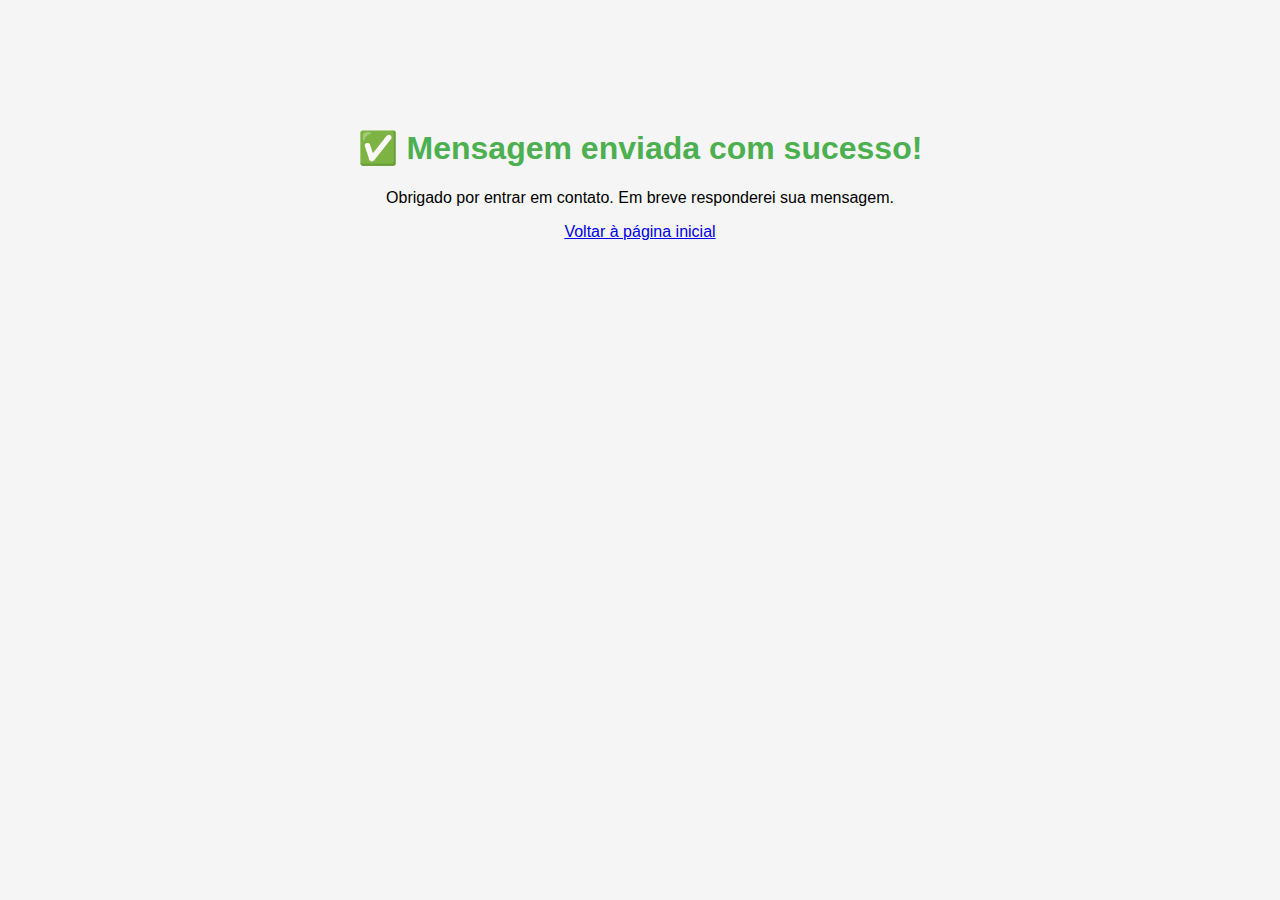
<file: sucesso.html>
<!DOCTYPE html>
<html lang="pt-BR">
<head>
  <meta charset="UTF-8">
  <title>Mensagem Enviada</title>
  <style>
    body { 
      font-family: Arial; 
      text-align: center; 
      padding-top: 100px; 
      background: #f5f5f5;
    }
    h1 { color: #4CAF50; }
  </style>
</head>
<body>
  <h1>✅ Mensagem enviada com sucesso!</h1>
  <p>Obrigado por entrar em contato. Em breve responderei sua mensagem.</p>
  <a href="index.html">Voltar à página inicial</a>
</body>
</html>
</file>
<file: styles.css>
/* ============================================
   RESET & VARIABLES
   ============================================ */
* {
    margin: 0;
    padding: 0;
    box-sizing: border-box;
}

:root {
    /* Colors */
    --bg-primary: #0a0e1a;
    --bg-secondary: #121827;
    --text-primary: #e2e8f0;
    --text-secondary: #94a3b8;
    --accent-primary: #3b82f6;
    --accent-secondary: #a855f7;
    --border-color: #1e293b;
    
    /* Gradients */
    --gradient-primary: linear-gradient(135deg, #3b82f6, #a855f7);
    --gradient-overlay: linear-gradient(to bottom, rgba(10, 14, 26, 0.95), rgba(10, 14, 26, 0.8), #0a0e1a);
    
    /* Spacing */
    --spacing-xs: 0.5rem;
    --spacing-sm: 1rem;
    --spacing-md: 1.5rem;
    --spacing-lg: 2rem;
    --spacing-xl: 3rem;
    --spacing-2xl: 5rem;
    
    /* Border Radius */
    --radius-sm: 0.375rem;
    --radius-md: 0.5rem;
    --radius-lg: 1rem;
    
    /* Transitions */
    --transition: all 0.3s ease;
}

body {
    font-family: -apple-system, BlinkMacSystemFont, 'Segoe UI', Roboto, 'Helvetica Neue', Arial, sans-serif;
    background: var(--bg-primary);
    color: var(--text-primary);
    line-height: 1.6;
    overflow-x: hidden;
}

.container {
    max-width: 1200px;
    margin: 0 auto;
    padding: 0 var(--spacing-md);
}

/* ============================================
   NAVIGATION
   ============================================ */
.navbar {
    position: fixed;
    top: 0;
    left: 0;
    right: 0;
    background: rgba(10, 14, 26, 0.9);
    backdrop-filter: blur(10px);
    border-bottom: 1px solid var(--border-color);
    padding: var(--spacing-sm) 0;
    z-index: 1000;
    -webkit-tap-highlight-color: transparent;
}

.navbar .container {
    display: flex;
    justify-content: space-between;
    align-items: center;
    padding: 0 var(--spacing-sm);
}

.logo {
    font-size: 1.5rem;
    font-weight: 700;
    background: var(--gradient-primary);
    -webkit-background-clip: text;
    -webkit-text-fill-color: transparent;
    background-clip: text;
    text-decoration: none;
}

.menu-toggle {
    display: none;
    background: none;
    border: none;
    color: var(--text-primary);
    font-size: 1.5rem;
    cursor: pointer;
    padding: var(--spacing-sm);
    touch-action: manipulation;
}

.nav-menu {
    display: flex;
    list-style: none;
    gap: var(--spacing-lg);
}

@media screen and (max-width: 768px) {
    .menu-toggle {
        display: block;
    }

    .nav-menu {
        position: fixed;
        top: 60px;
        left: 0;
        right: 0;
        background: var(--bg-primary);
        flex-direction: column;
        align-items: center;
        padding: var(--spacing-md);
        gap: var(--spacing-md);
        transform: translateY(-100%);
        opacity: 0;
        visibility: hidden;
        transition: all 0.3s ease;
    }

    .nav-menu.active {
        transform: translateY(0);
        opacity: 1;
        visibility: visible;
    }

    .nav-menu a {
        display: block;
        padding: var(--spacing-sm) var(--spacing-lg);
        width: 100%;
        text-align: center;
    }
}

.nav-link {
    color: var(--text-secondary);
    text-decoration: none;
    font-weight: 500;
    transition: var(--transition);
    position: relative;
}

.nav-link:hover,
.nav-link.active {
    color: var(--accent-primary);
}

.nav-link::after {
    content: '';
    position: absolute;
    bottom: -5px;
    left: 0;
    width: 0;
    height: 2px;
    background: var(--gradient-primary);
    transition: width 0.3s ease;
}

.nav-link:hover::after,
.nav-link.active::after {
    width: 100%;
}

/* ============================================
   HERO SECTION
   ============================================ */
.hero {
    position: relative;
    min-height: 100vh;
    display: flex;
    align-items: center;
    justify-content: center;
    overflow: hidden;
    background-image: url('hero-bg.jpg');
    background-size: cover;
    background-position: center;
    background-attachment: fixed;
}

.hero-overlay {
    position: absolute;
    inset: 0;
    background: var(--gradient-overlay);
    z-index: 1;
}

.hero-content {
    position: relative;
    z-index: 10;
    text-align: center;
    padding: 0 var(--spacing-md);
    max-width: 900px;
}

.hero h1 {
    font-size: clamp(2.5rem, 7vw, 4.5rem);
    font-weight: 700;
    margin-bottom: var(--spacing-md);
    line-height: 1.2;
}

.gradient-text {
    background: var(--gradient-primary);
    -webkit-background-clip: text;
    -webkit-text-fill-color: transparent;
    background-clip: text;
}

.hero-subtitle {
    font-size: clamp(1.25rem, 3vw, 1.75rem);
    color: var(--text-secondary);
    margin-bottom: var(--spacing-sm);
}

.hero-description {
    font-size: clamp(1rem, 2vw, 1.25rem);
    color: var(--text-secondary);
    margin-bottom: var(--spacing-lg);
    max-width: 600px;
    margin-left: auto;
    margin-right: auto;
}

.hero-buttons {
    display: flex;
    gap: var(--spacing-sm);
    justify-content: center;
    flex-wrap: wrap;
}

.scroll-indicator {
    position: absolute;
    bottom: var(--spacing-lg);
    left: 50%;
    transform: translateX(-50%);
    z-index: 10;
    animation: bounce 2s infinite;
    color: var(--accent-primary);
    font-size: 1.5rem;
}

/* ============================================
   BUTTONS
   ============================================ */
.btn {
    padding: 0.875rem 2rem;
    border-radius: var(--radius-md);
    border: none;
    font-size: 1rem;
    font-weight: 600;
    cursor: pointer;
    transition: var(--transition);
    display: inline-flex;
    align-items: center;
    justify-content: center;
    gap: var(--spacing-xs);
    text-decoration: none;
}

.btn-primary {
    background: var(--gradient-primary);
    color: white;
}

.btn-primary:hover {
    transform: translateY(-2px);
    box-shadow: 0 10px 25px rgba(59, 130, 246, 0.3);
}

.btn-outline {
    background: transparent;
    border: 2px solid var(--accent-primary);
    color: var(--text-primary);
}

.btn-outline:hover {
    background: rgba(59, 130, 246, 0.1);
    border-color: var(--accent-secondary);
}

.btn-full {
    width: 100%;
}

/* ============================================
   PAGE CONTENT
   ============================================ */
.page-content {
    min-height: calc(100vh - 200px);
    padding-top: calc(80px + var(--spacing-2xl));
    padding-bottom: var(--spacing-2xl);
}

.page-title {
    font-size: clamp(2rem, 5vw, 3rem);
    font-weight: 700;
    text-align: center;
    margin-bottom: var(--spacing-xl);
}

.section-subtitle {
    font-size: clamp(1.5rem, 4vw, 2rem);
    font-weight: 700;
    text-align: center;
    margin: var(--spacing-xl) 0 var(--spacing-lg);
}

/* ============================================
   GLASS CARD EFFECT
   ============================================ */
.glass-card {
    background: rgba(18, 24, 39, 0.6);
    backdrop-filter: blur(10px);
    border: 1px solid var(--border-color);
    border-radius: var(--radius-lg);
    padding: var(--spacing-lg);
}

/* ============================================
   ABOUT PAGE
   ============================================ */
.about-grid {
    display: grid;
    grid-template-columns: 1fr 2fr;
    gap: var(--spacing-xl);
    margin-bottom: var(--spacing-xl);
    align-items: start;
}

.about-image {
    border-radius: var(--radius-lg);
    overflow: hidden;
    position: sticky;
    top: 100px;
}

.about-image img {
    width: 100%;
    height: auto;
    display: block;
}

.about-subtitle {
    font-size: 1.5rem;
    margin-bottom: var(--spacing-md);
    color: var(--accent-primary);
}

.about-text {
    font-size: 1.125rem;
    color: var(--text-secondary);
    line-height: 1.8;
    margin-bottom: var(--spacing-md);
}

.about-text:last-child {
    margin-bottom: 0;
}

.stats-grid {
    display: grid;
    grid-template-columns: repeat(auto-fit, minmax(200px, 1fr));
    gap: var(--spacing-md);
}

.stat-card {
    text-align: center;
    padding: var(--spacing-xl) var(--spacing-md);
}

.stat-number {
    font-size: 3rem;
    font-weight: 700;
    background: var(--gradient-primary);
    -webkit-background-clip: text;
    -webkit-text-fill-color: transparent;
    background-clip: text;
    margin-bottom: var(--spacing-xs);
}

.stat-label {
    color: var(--text-secondary);
    font-size: 1rem;
}

/* ============================================
   SKILLS PAGE
   ============================================ */
.skills-grid {
    display: grid;
    grid-template-columns: repeat(auto-fit, minmax(300px, 1fr));
    gap: var(--spacing-md);
    margin-bottom: var(--spacing-xl);
}

.skill-card {
    padding: var(--spacing-lg);
    transition: transform 0.3s ease;
}

.skill-card:hover {
    transform: translateY(-5px);
}

.skill-icon {
    font-size: 3rem;
    color: var(--accent-primary);
    margin-bottom: var(--spacing-sm);
}

.skill-title {
    font-size: 1.25rem;
    font-weight: 600;
    margin-bottom: var(--spacing-xs);
}

.skill-description {
    color: var(--text-secondary);
    margin-bottom: var(--spacing-sm);
}

.skill-level {
    background: var(--border-color);
    height: 8px;
    border-radius: 10px;
    overflow: hidden;
    margin-top: var(--spacing-sm);
}

.skill-bar {
    height: 100%;
    background: var(--gradient-primary);
    border-radius: 10px;
    transition: width 1s ease;
}

.tools-section {
    margin-top: var(--spacing-2xl);
}

.tools-grid {
    display: grid;
    grid-template-columns: repeat(auto-fit, minmax(200px, 1fr));
    gap: var(--spacing-sm);
}

.tool-item {
    display: flex;
    align-items: center;
    gap: var(--spacing-sm);
    padding: var(--spacing-sm) var(--spacing-md);
    transition: var(--transition);
}

.tool-item:hover {
    border-color: var(--accent-primary);
    transform: translateX(5px);
}

.tool-item i {
    font-size: 1.5rem;
    color: var(--accent-primary);
}

/* ============================================
   PROJECTS PAGE
   ============================================ */
.projects-grid {
    display: grid;
    grid-template-columns: repeat(auto-fit, minmax(350px, 1fr));
    gap: var(--spacing-lg);
}

.project-card {
    background: rgba(18, 24, 39, 0.6);
    backdrop-filter: blur(10px);
    border: 1px solid var(--border-color);
    border-radius: var(--radius-lg);
    overflow: hidden;
    transition: var(--transition);
}

.project-card:hover {
    border-color: var(--accent-primary);
    transform: translateY(-5px);
}

.project-image {
    height: 250px;
    overflow: hidden;
    position: relative;
}

.project-image img {
    width: 100%;
    height: 100%;
    object-fit: cover;
    transition: transform 0.5s ease;
}

.project-card:hover .project-image img {
    transform: scale(1.1);
}

.project-overlay {
    position: absolute;
    inset: 0;
    background: rgba(10, 14, 26, 0.9);
    display: flex;
    align-items: center;
    justify-content: center;
    opacity: 0;
    transition: var(--transition);
}

.project-card:hover .project-overlay {
    opacity: 1;
}

.project-content {
    padding: var(--spacing-md);
}

.project-title {
    font-size: 1.25rem;
    font-weight: 600;
    margin-bottom: var(--spacing-xs);
}

.project-description {
    color: var(--text-secondary);
    margin-bottom: var(--spacing-sm);
    line-height: 1.6;
}

.project-tags {
    display: flex;
    flex-wrap: wrap;
    gap: var(--spacing-xs);
}

.tag {
    background: rgba(59, 130, 246, 0.1);
    color: var(--accent-primary);
    border: 1px solid rgba(59, 130, 246, 0.2);
    padding: 0.25rem 0.75rem;
    border-radius: var(--radius-sm);
    font-size: 0.875rem;
}

/* ============================================
   CONTACT PAGE
   ============================================ */
.contact-grid {
    display: grid;
    grid-template-columns: 1fr 1.5fr;
    gap: var(--spacing-xl);
}

.contact-heading {
    font-size: 2rem;
    font-weight: 600;
    margin-bottom: var(--spacing-md);
}

.contact-text {
    color: var(--text-secondary);
    margin-bottom: var(--spacing-lg);
    line-height: 1.8;
}

.contact-cards {
    display: flex;
    flex-direction: column;
    gap: var(--spacing-sm);
    margin-bottom: var(--spacing-lg);
}

.info-card {
    display: flex;
    align-items: center;
    gap: var(--spacing-md);
    padding: var(--spacing-md);
}

.info-card i {
    font-size: 1.5rem;
    color: var(--accent-primary);
    min-width: 30px;
}

.info-card h3 {
    font-size: 0.875rem;
    color: var(--text-secondary);
    margin-bottom: 0.25rem;
}

.info-card a,
.info-card p {
    color: var(--text-primary);
    text-decoration: none;
    transition: var(--transition);
}

.info-card a:hover {
    color: var(--accent-primary);
}

.social-title {
    font-size: 1.25rem;
    margin-bottom: var(--spacing-sm);
}

.social-icons {
    display: flex;
    gap: var(--spacing-sm);
}

.social-icon {
    width: 50px;
    height: 50px;
    border-radius: 50%;
    background: rgba(59, 130, 246, 0.1);
    border: 1px solid rgba(59, 130, 246, 0.2);
    display: flex;
    align-items: center;
    justify-content: center;
    color: var(--accent-primary);
    font-size: 1.25rem;
    transition: var(--transition);
    text-decoration: none;
}

.social-icon:hover {
    background: var(--accent-primary);
    color: white;
    transform: translateY(-3px);
}

.form-title {
    font-size: 1.5rem;
    margin-bottom: var(--spacing-md);
}

.contact-form {
    display: flex;
    flex-direction: column;
    gap: var(--spacing-md);
}

.form-group {
    display: flex;
    flex-direction: column;
    gap: var(--spacing-xs);
}

.form-group label {
    color: var(--text-secondary);
    font-size: 0.875rem;
    font-weight: 500;
}

.form-input,
.form-textarea {
    background: rgba(10, 14, 26, 0.6);
    border: 1px solid var(--border-color);
    border-radius: var(--radius-md);
    padding: 0.875rem 1rem;
    color: var(--text-primary);
    font-size: 1rem;
    font-family: inherit;
    transition: var(--transition);
}

.form-input:focus,
.form-textarea:focus {
    outline: none;
    border-color: var(--accent-primary);
    background: rgba(10, 14, 26, 0.8);
}

.form-textarea {
    resize: vertical;
    min-height: 120px;
}

/* ============================================
   FOOTER
   ============================================ */
.footer {
    padding: var(--spacing-lg) 0;
    border-top: 1px solid var(--border-color);
    text-align: center;
    margin-top: var(--spacing-2xl);
}

.footer-text {
    color: var(--text-secondary);
    margin-bottom: var(--spacing-xs);
}

.footer-subtext {
    color: var(--text-secondary);
    opacity: 0.6;
    font-size: 0.875rem;
}

/* ============================================
   TOAST NOTIFICATION
   ============================================ */
.toast {
    position: fixed;
    bottom: var(--spacing-lg);
    right: var(--spacing-lg);
    background: var(--bg-secondary);
    border: 1px solid var(--border-color);
    border-radius: var(--radius-md);
    padding: var(--spacing-sm) var(--spacing-md);
    display: flex;
    align-items: center;
    gap: var(--spacing-sm);
    box-shadow: 0 10px 40px rgba(0, 0, 0, 0.3);
    transform: translateX(120%);
    transition: transform 0.3s ease;
    z-index: 1000;
}

.toast.show {
    transform: translateX(0);
}

.toast i {
    color: #10b981;
    font-size: 1.25rem;
}

/* ============================================
   ANIMATIONS
   ============================================ */
@keyframes fadeIn {
    from {
        opacity: 0;
        transform: translateY(20px);
    }
    to {
        opacity: 1;
        transform: translateY(0);
    }
}

@keyframes bounce {
    0%, 100% {
        transform: translateX(-50%) translateY(0);
    }
    50% {
        transform: translateX(-50%) translateY(-10px);
    }
}

.fade-in {
    animation: fadeIn 1s ease-out;
}

/* ============================================
   RESPONSIVE DESIGN
   ============================================ */
@media (max-width: 968px) {
    .about-grid,
    .contact-grid {
        grid-template-columns: 1fr;
    }
    
    .about-image {
        position: relative;
        top: 0;
        max-width: 400px;
        margin: 0 auto;
    }
}

@media (max-width: 768px) {
    .menu-toggle {
        display: block;
    }
    
    .nav-menu {
        position: fixed;
        top: 70px;
        left: 0;
        right: 0;
        background: rgba(10, 14, 26, 0.98);
        backdrop-filter: blur(10px);
        flex-direction: column;
        padding: var(--spacing-lg);
        gap: var(--spacing-md);
        transform: translateY(-100%);
        opacity: 0;
        transition: var(--transition);
        border-bottom: 1px solid var(--border-color);
    }
    
    .nav-menu.active {
        transform: translateY(0);
        opacity: 1;
    }
    
    .hero-buttons {
        flex-direction: column;
        width: 100%;
    }
    
    .hero-buttons .btn {
        width: 100%;
    }
    
    .skills-grid,
    .projects-grid {
        grid-template-columns: 1fr;
    }
    
    .tools-grid {
        grid-template-columns: 1fr;
    }
    
    .stats-grid {
        grid-template-columns: repeat(2, 1fr);
    }
    
    .toast {
        right: var(--spacing-sm);
        left: var(--spacing-sm);
    }
}

/* ============================================
   SMOOTH SCROLLING
   ============================================ */
html {
    scroll-behavior: smooth;
}

/* ============================================
   SCROLLBAR STYLING
   ============================================ */
::-webkit-scrollbar {
    width: 10px;
}

::-webkit-scrollbar-track {
    background: var(--bg-primary);
}

::-webkit-scrollbar-thumb {
    background: var(--border-color);
    border-radius: 5px;
}

::-webkit-scrollbar-thumb:hover {
    background: var(--accent-primary);
}
</file>
